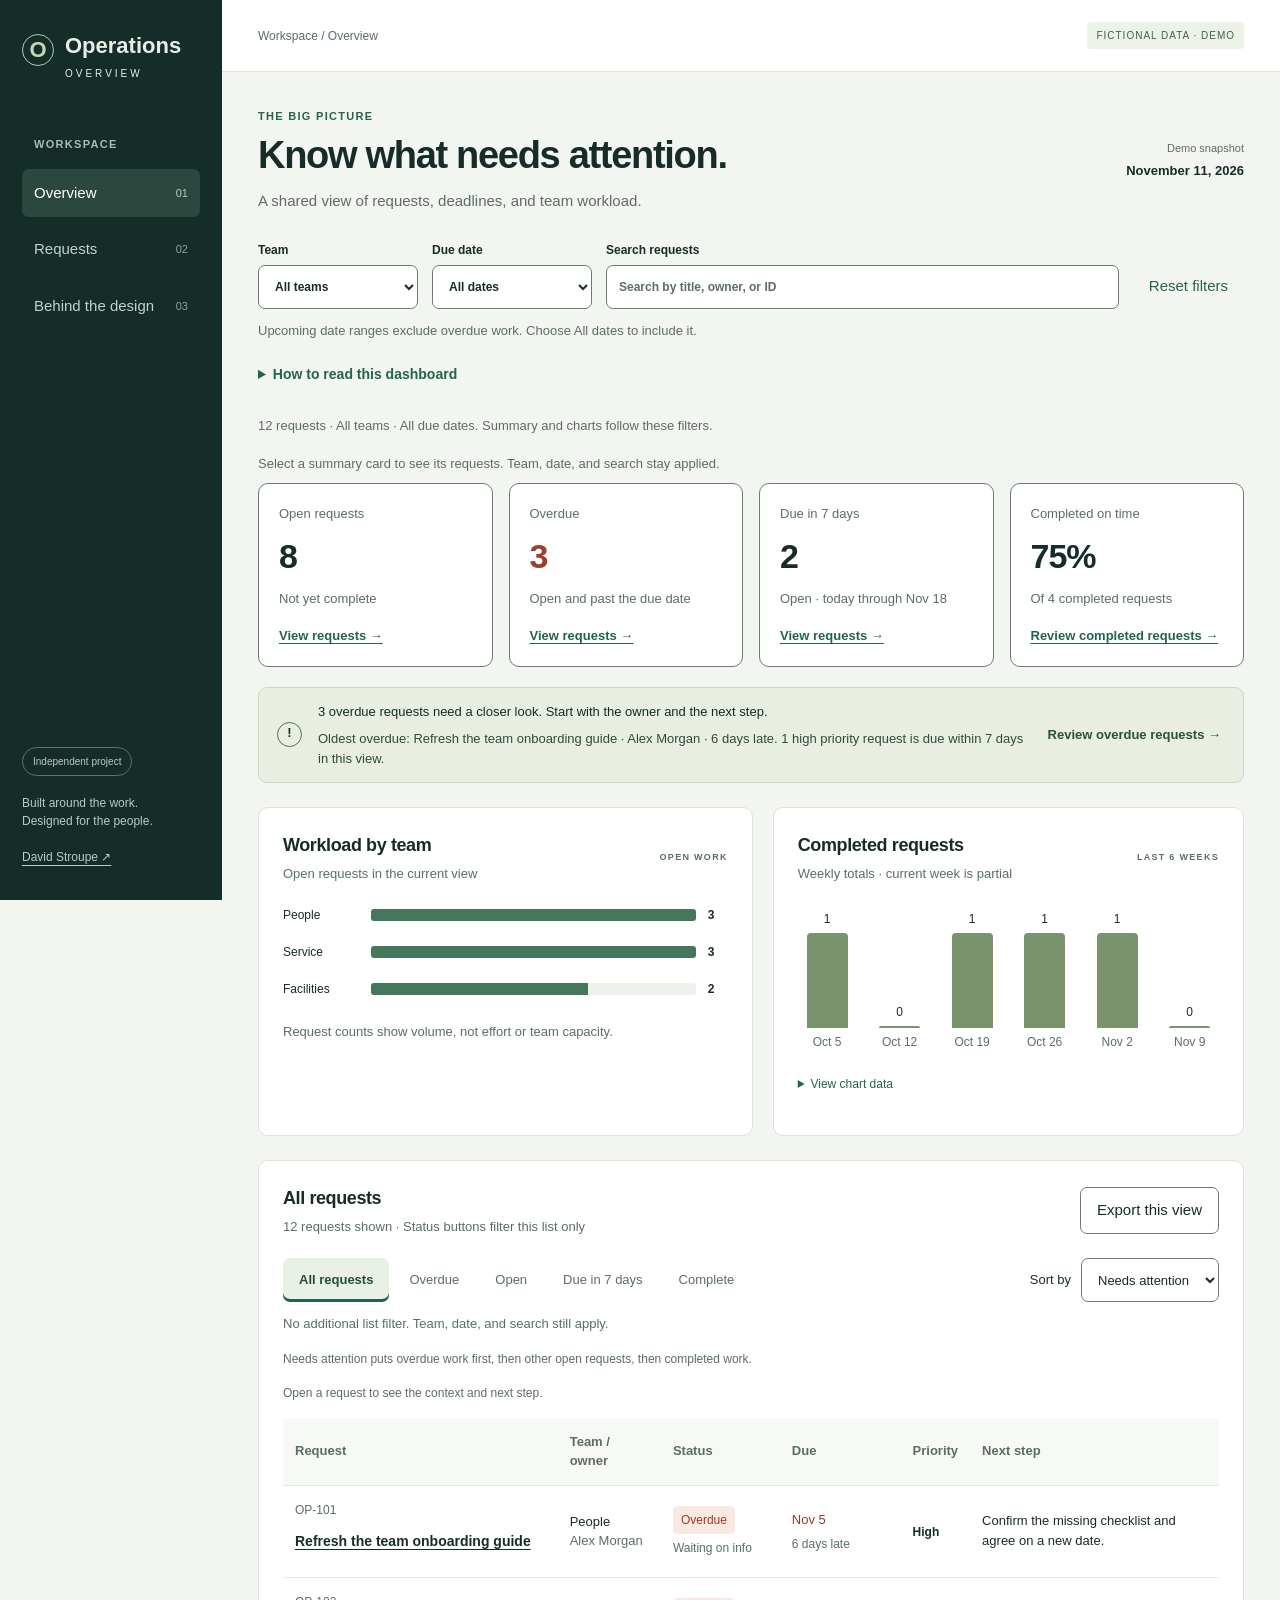
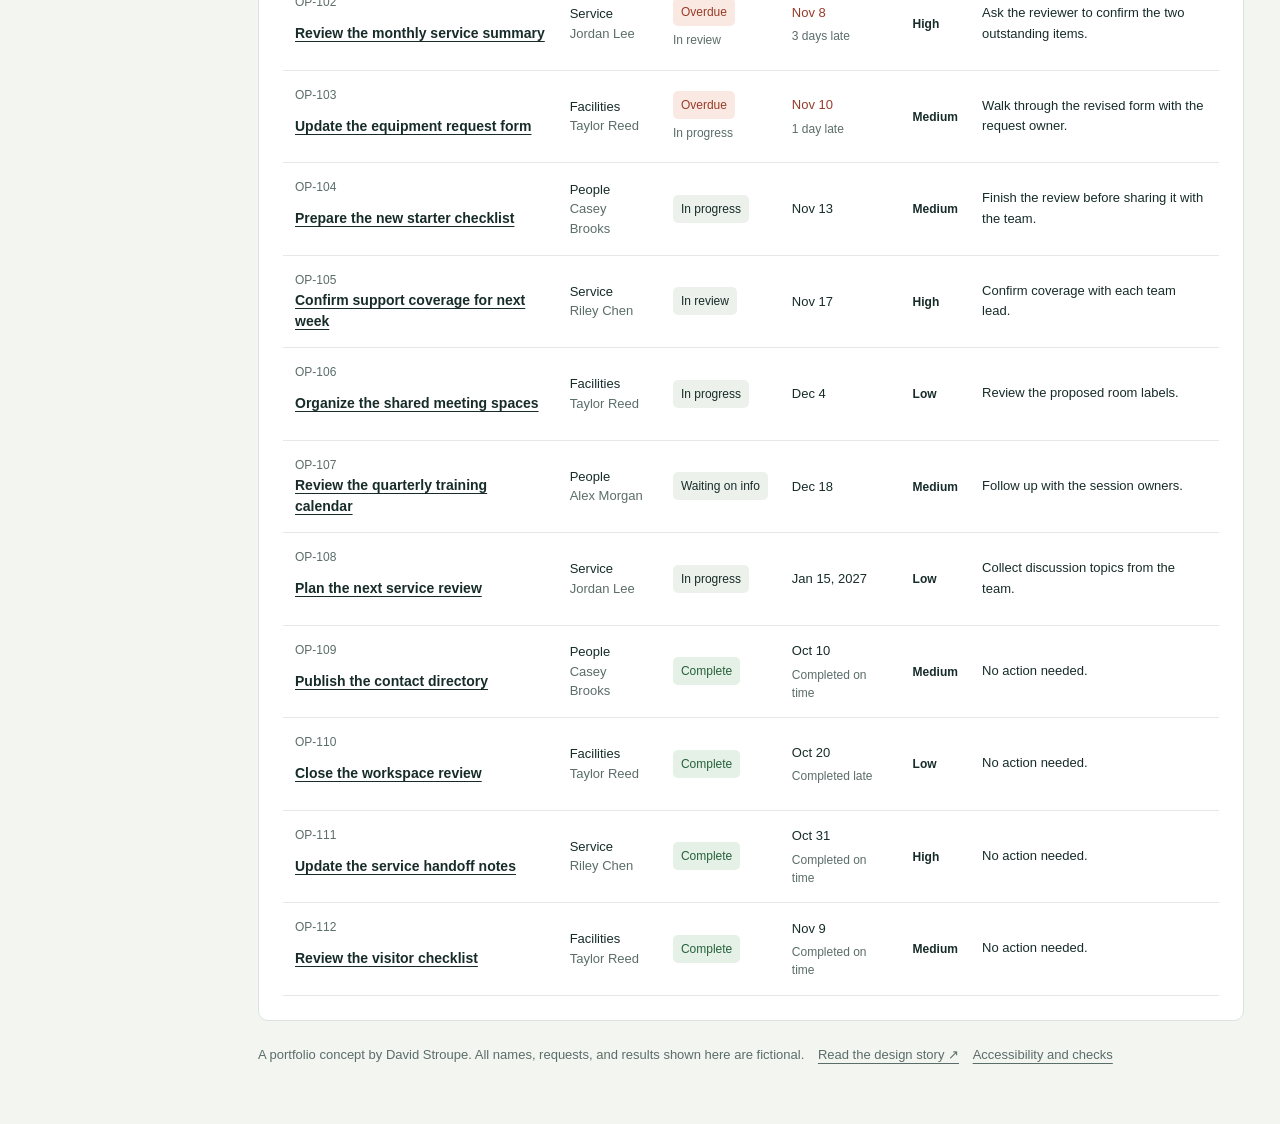
<file: index.html>
<!doctype html><html lang="en"><head><meta charset="utf-8"><meta name="viewport" content="width=device-width,initial-scale=1"><meta name="description" content="An independent operations dashboard concept by David Stroupe. Explore fictional requests, workload, and upcoming deadlines."><title>Operations Overview · Dashboard concept</title><link rel="stylesheet" href="style.css"><script src="data.js" defer></script><script src="app.js" defer></script><meta name="theme-color" content="#142d28"><meta property="og:title" content="Operations Overview | David Stroupe"><meta property="og:description" content="An independent dashboard concept with fictional data, editable Figma layouts, and a working demo."><meta property="og:type" content="website"><meta property="og:image" content="https://dnstroupe.github.io/operations-overview/desktop.png"></head><body>
<a class="skip" href="#main">Skip to dashboard</a>
<aside class="sidebar"><a class="brand" href="index.html"><span class="mark">O</span> Operations<br><span class="brand-sub">OVERVIEW</span></a><p class="navlabel">WORKSPACE</p><nav aria-label="Dashboard"><a class="selected" href="#main" aria-current="page">Overview <span>01</span></a><a href="#requests">Requests <span>02</span></a><a href="case-study.html">Behind the design <span>03</span></a></nav><div class="sidefoot"><span class="pill">Independent project</span><p>Built around the work.<br>Designed for the people.</p><a href="https://www.linkedin.com/in/david-stroupe/">David Stroupe ↗</a></div></aside>
<div class="workspace"><header><span>Workspace / Overview</span><span class="demo">FICTIONAL DATA · DEMO</span></header><main id="main" tabindex="-1"><div class="heading"><div><p class="eyebrow">THE BIG PICTURE</p><h1>Know what needs attention.</h1><p class="muted">A shared view of requests, deadlines, and team workload.</p></div><div class="snapshot">Demo snapshot<br><strong>November 11, 2026</strong></div></div>
<form id="filters" class="filters" aria-label="Filter dashboard"><label>Team<select id="team" aria-describedby="scope"><option value="all">All teams</option><option>People</option><option>Service</option><option>Facilities</option></select></label><label>Due date<select id="window" aria-describedby="date-help"><option value="all">All dates</option><option value="30">Next 30 days</option><option value="60">Next 60 days</option><option value="90">Next 90 days</option></select></label><label class="search">Search requests<input id="search" aria-describedby="search-help" type="search" placeholder="Search by title, owner, or ID"></label><button type="reset" class="quiet">Reset filters</button></form>
<p class="filter-help" id="date-help">Upcoming date ranges exclude overdue work. Choose All dates to include it.</p><p id="search-help" class="sr-only">Search by request title, owner, or ID. Results update as you type.</p><details class="dashboard-help"><summary>How to read this dashboard</summary><div><p>Team, due date, and search change the summary, charts, and request list. Status buttons change only the list.</p><p>Overdue means an unfinished request was due before November 11, 2026. Upcoming date ranges leave overdue work out. Completed on time compares completion dates with due dates, using only completed requests in this view.</p><p>Use Tab to move through controls, Enter or Space to activate buttons, and arrow keys in selection lists. Open a request for its context and next step. Escape closes request details and returns you to the list.</p></div></details><p id="scope" class="scope" aria-live="polite" aria-atomic="true"></p><p class="filter-help">Select a summary card to see its requests. Team, date, and search stay applied.</p><section id="metrics" class="metrics" aria-label="Request summary"></section>
<div class="insight"><span class="insight-icon" aria-hidden="true">!</span><div class="briefing"><p id="insight-text"></p><p id="briefing-detail"></p></div><button id="show-overdue">Review overdue requests →</button></div>
<div class="charts"><section class="panel"><div class="panel-heading"><div><h2>Workload by team</h2><p class="muted small">Open requests in the current view</p></div><span class="label">OPEN WORK</span></div><div id="workload"></div><p class="chartnote">Request counts show volume, not effort or team capacity.</p></section><section class="panel"><div class="panel-heading"><div><h2>Completed requests</h2><p class="muted small">Weekly totals · current week is partial</p></div><span class="label">LAST 6 WEEKS</span></div><div id="trend" class="trend"></div><details><summary>View chart data</summary><table id="trend-table"><caption>Completed requests by week</caption><thead><tr><th scope="col">Week starting</th><th scope="col">Completed</th></tr></thead><tbody></tbody></table></details></section></div>
<section class="panel request-panel" id="requests"><div class="panel-heading"><div><h2 id="requests-heading" tabindex="-1">Requests</h2><p id="result-count" class="muted small" aria-live="polite" aria-atomic="true"></p></div><span class="help-wrap"><button id="export" class="outline" aria-describedby="export-help">Export this view</button><span class="tooltip" id="export-help" role="tooltip" hidden>Download the requests currently shown as a CSV, including work status and schedule. Nothing is sent to anyone.</span></span></div><div class="request-controls"><div class="tabs" role="group" aria-label="Request status"><button type="button" data-status="all" aria-pressed="true">All requests</button><button type="button" data-status="overdue" aria-pressed="false">Overdue</button><button type="button" data-status="open" aria-pressed="false">Open</button><button type="button" data-status="due" aria-pressed="false">Due in 7 days</button><button type="button" data-status="complete" aria-pressed="false">Complete</button></div><label>Sort by<select id="sort" aria-describedby="sort-help"><option value="attention">Needs attention</option><option value="due">Due date</option><option value="priority">Priority</option></select></label></div><div class="list-filter"><p id="active-filter"></p><button id="clear-list" class="quiet" type="button" hidden>Show all requests in this view</button></div><p class="table-note" id="sort-help">Needs attention puts overdue work first, then other open requests, then completed work.</p><p class="table-note" id="request-help">Open a request to see the context and next step.</p><div class="table-wrap"><table class="requests-table" role="table"><caption class="sr-only">Requests matching the selected filters</caption><thead role="rowgroup"><tr role="row"><th role="columnheader" scope="col">Request</th><th scope="col">Team / owner</th><th scope="col">Status</th><th scope="col">Due</th><th scope="col">Priority</th><th scope="col">Next step</th></tr></thead><tbody id="rows" role="rowgroup"></tbody></table></div><div id="empty" class="empty" hidden><h3>No requests in this view.</h3><p>Try another team, a wider date range, or clear your search.</p><button id="empty-reset">Clear filters</button></div></section>
<noscript><p class="notice">The dashboard needs JavaScript for filters and data. You can still <a href="case-study.html">read the case study</a>.</p></noscript><p class="footer-note">A portfolio concept by David Stroupe. All names, requests, and results shown here are fictional. <a href="case-study.html">Read the design story ↗</a> <a href="accessibility.html">Accessibility and checks</a></p><p id="notice" class="sr-only" role="status"></p></main></div>
<dialog id="detail" aria-labelledby="detail-title"><div class="dialog-top"><span class="eyebrow">REQUEST DETAILS</span><button id="close-detail" aria-label="Close request details">Close ✕</button></div><div id="detail-body"></div></dialog>
</body></html>
</file>
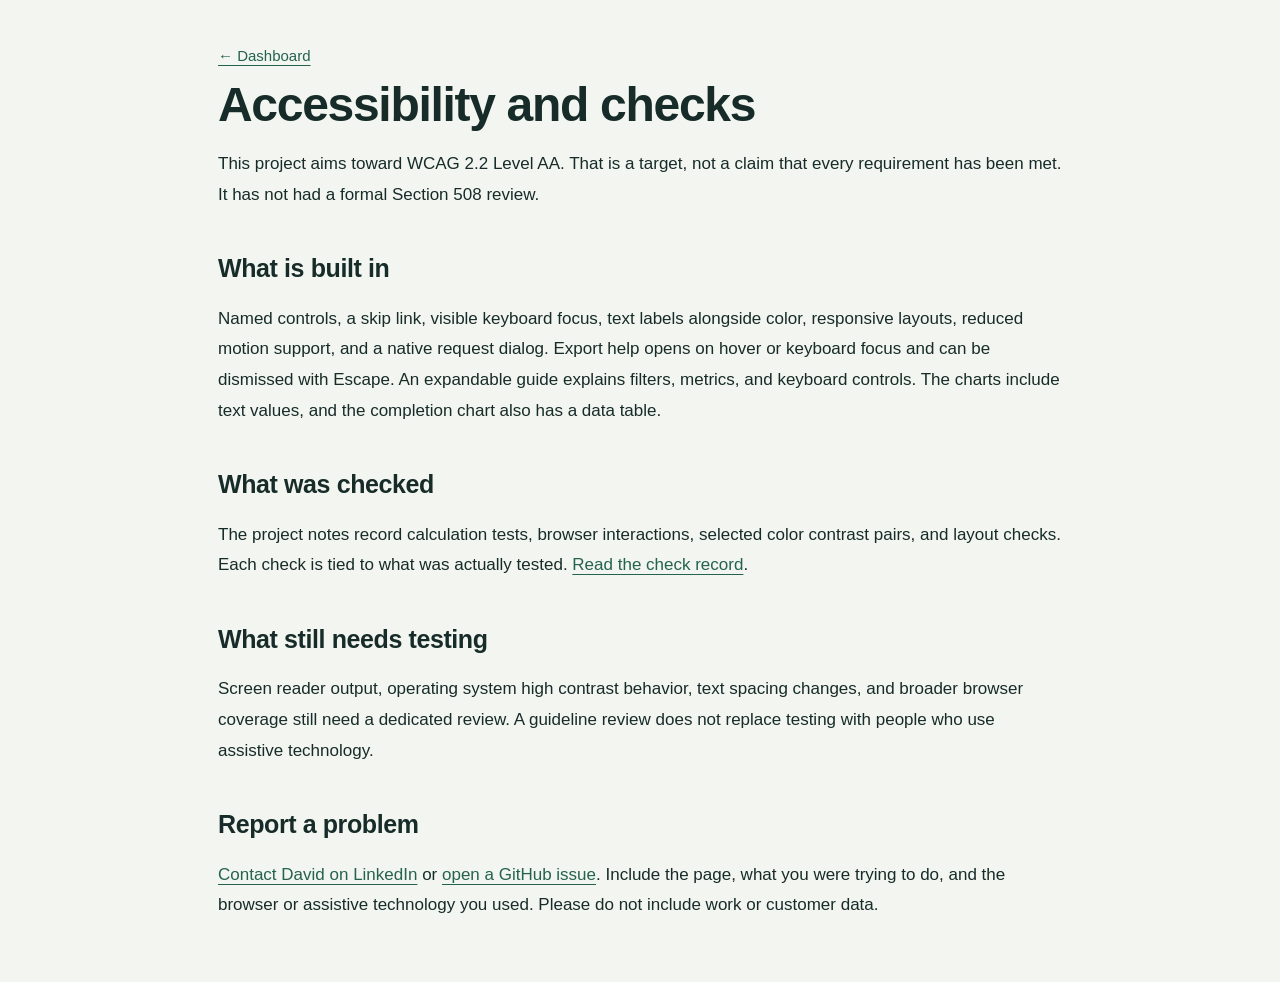
<file: accessibility.html>
<!doctype html><html lang="en"><head><meta charset="utf-8"><meta name="viewport" content="width=device-width,initial-scale=1"><meta name="description" content="Accessibility goals, checks, and known limits for the Operations Overview concept."><title>Accessibility and checks | Operations Overview</title><link rel="stylesheet" href="style.css"></head><body><a class="skip" href="#main">Skip to accessibility notes</a><main class="story" id="main" tabindex="-1"><a href="index.html">← Dashboard</a><h1>Accessibility and checks</h1><p>This project aims toward WCAG 2.2 Level AA. That is a target, not a claim that every requirement has been met. It has not had a formal Section 508 review.</p><h2>What is built in</h2><p>Named controls, a skip link, visible keyboard focus, text labels alongside color, responsive layouts, reduced motion support, and a native request dialog. Export help opens on hover or keyboard focus and can be dismissed with Escape. An expandable guide explains filters, metrics, and keyboard controls. The charts include text values, and the completion chart also has a data table.</p><h2>What was checked</h2><p>The project notes record calculation tests, browser interactions, selected color contrast pairs, and layout checks. Each check is tied to what was actually tested. <a href="https://github.com/dnstroupe/operations-overview/blob/main/CHECKS.md">Read the check record</a>.</p><h2>What still needs testing</h2><p>Screen reader output, operating system high contrast behavior, text spacing changes, and broader browser coverage still need a dedicated review. A guideline review does not replace testing with people who use assistive technology.</p><h2>Report a problem</h2><p><a href="https://www.linkedin.com/in/david-stroupe/">Contact David on LinkedIn</a> or <a href="https://github.com/dnstroupe/operations-overview/issues">open a GitHub issue</a>. Include the page, what you were trying to do, and the browser or assistive technology you used. Please do not include work or customer data.</p></main></body></html>
</file>
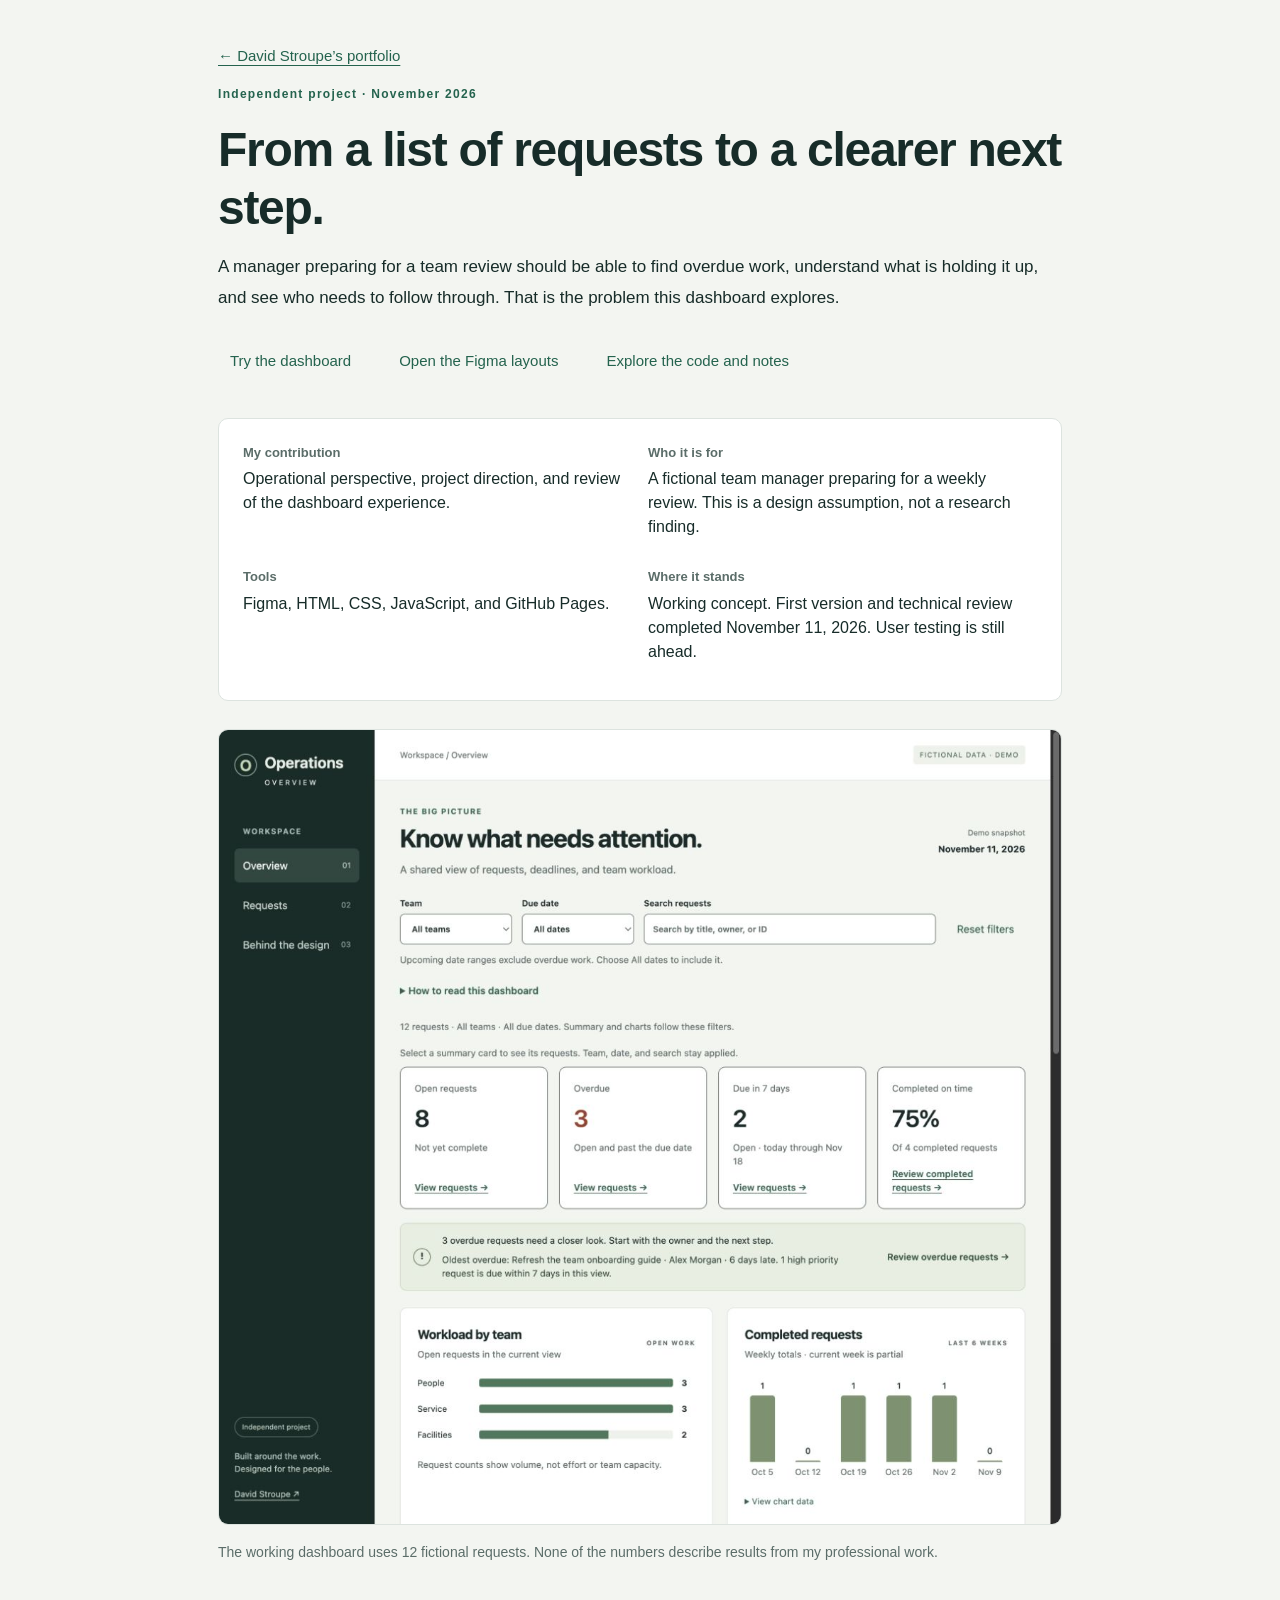
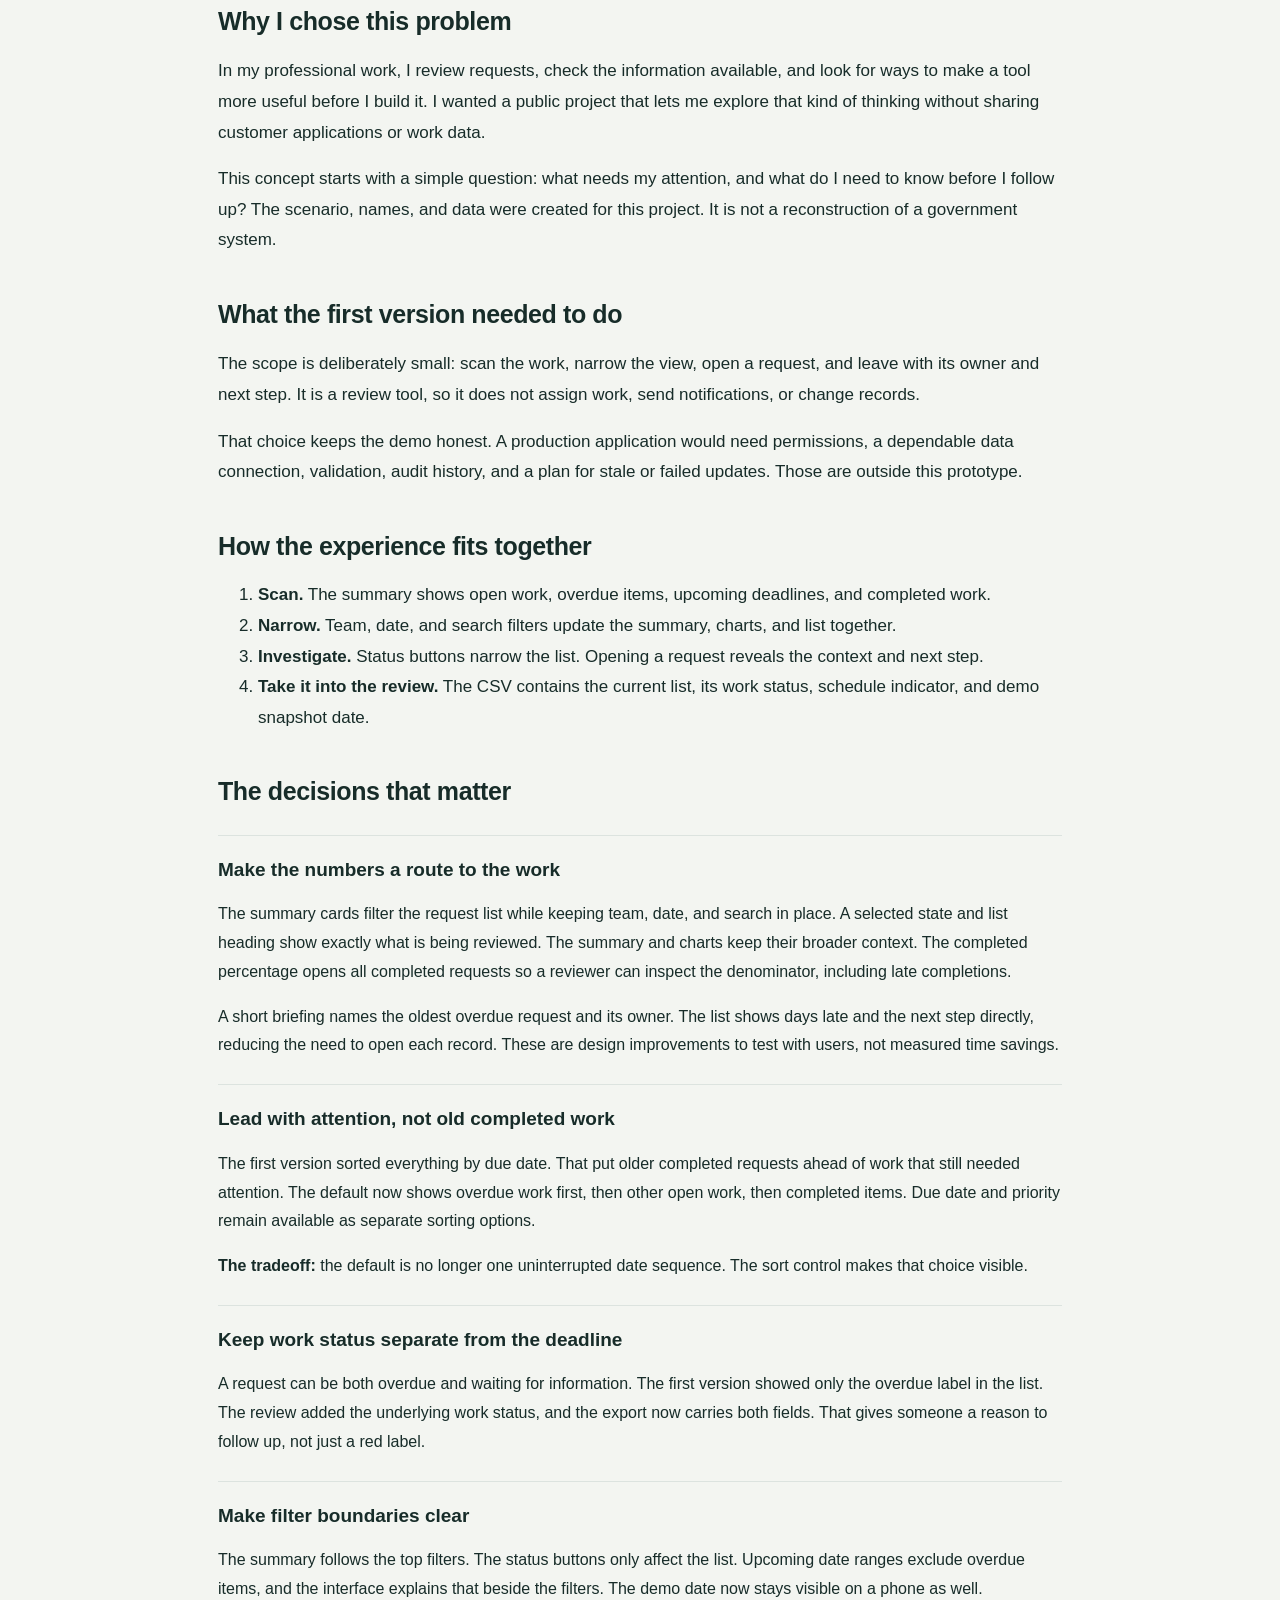
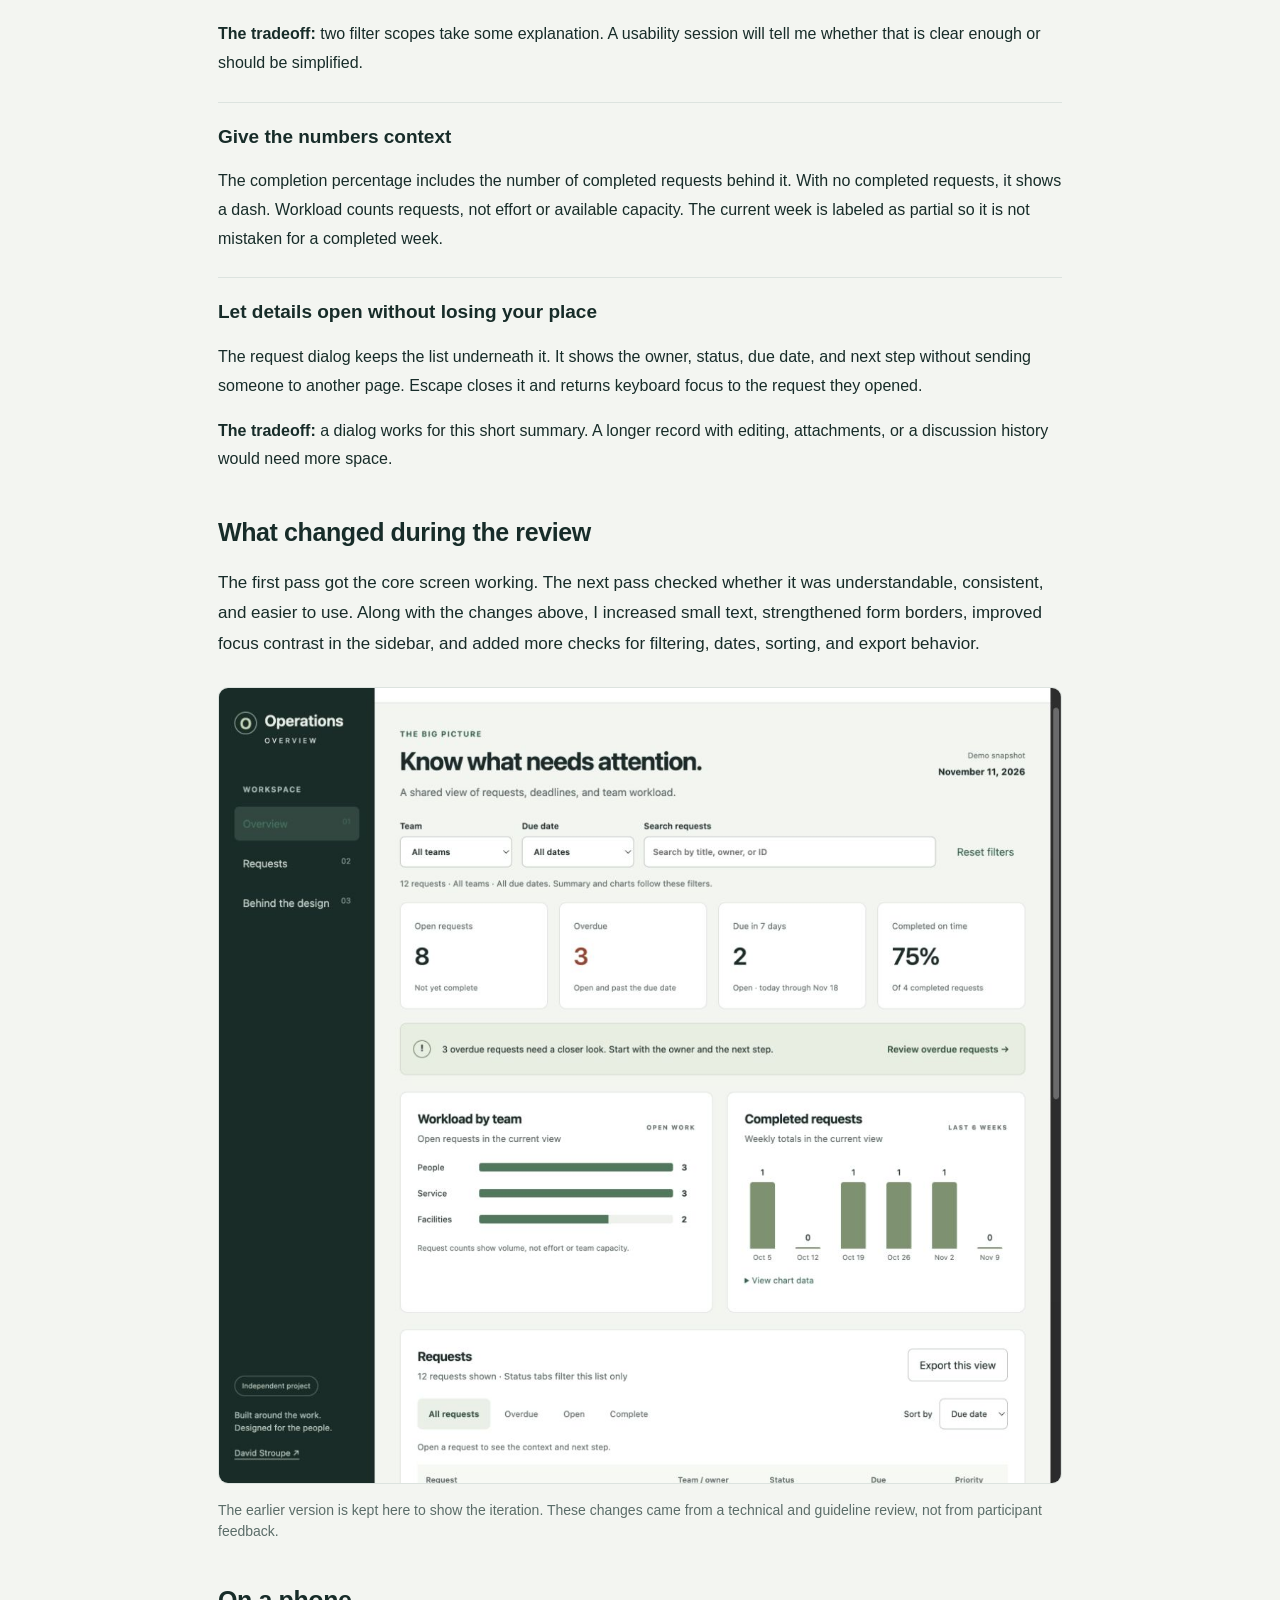
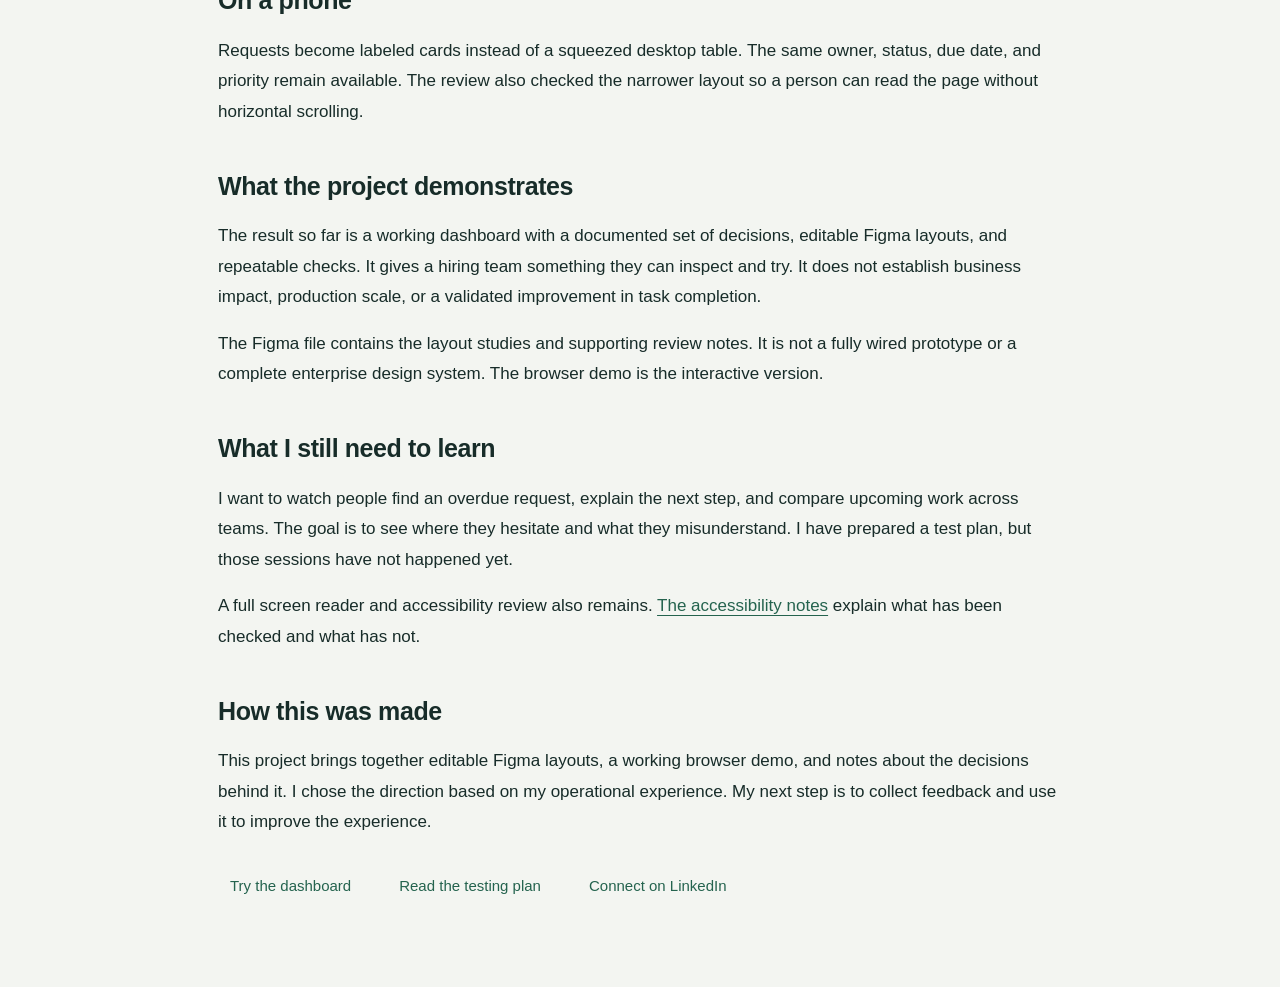
<file: case-study.html>
<!doctype html>
<html lang="en"><head><meta charset="utf-8"><meta name="viewport" content="width=device-width,initial-scale=1"><meta name="description" content="How Operations Overview brings overdue work, ownership, and next steps into a focused dashboard. An independent project by David Stroupe."><title>Operations Overview case study | David Stroupe</title><link rel="stylesheet" href="style.css"><meta property="og:title" content="Operations Overview | The design story"><meta property="og:description" content="The problem, decisions, tradeoffs, and checks behind an independent dashboard concept."><meta property="og:image" content="https://dnstroupe.github.io/operations-overview/desktop.png"></head>
<body><a class="skip" href="#main">Skip to case study</a><main id="main" tabindex="-1" class="story">
<a href="https://dnstroupe.github.io/data-design-portfolio/">← David Stroupe’s portfolio</a>
<p class="eyebrow">Independent project · November 2026</p>
<h1>From a list of requests to a clearer next step.</h1>
<p>A manager preparing for a team review should be able to find overdue work, understand what is holding it up, and see who needs to follow through. That is the problem this dashboard explores.</p>
<nav class="jump-links" aria-label="Project links"><a href="index.html">Try the dashboard</a><a href="https://www.figma.com/design/buTSTCAfzuZun0weL3j43a">Open the Figma layouts</a><a href="https://github.com/dnstroupe/operations-overview">Explore the code and notes</a></nav>
<dl class="facts-grid"><div><dt>My contribution</dt><dd>Operational perspective, project direction, and review of the dashboard experience.</dd></div><div><dt>Who it is for</dt><dd>A fictional team manager preparing for a weekly review. This is a design assumption, not a research finding.</dd></div><div><dt>Tools</dt><dd>Figma, HTML, CSS, JavaScript, and GitHub Pages.</dd></div><div><dt>Where it stands</dt><dd>Working concept. First version and technical review completed November 11, 2026. User testing is still ahead.</dd></div></dl>
<figure><img src="desktop.png" alt="Dashboard with request summaries, overdue work, workload by team, and a request list" width="1186" height="1119"><figcaption>The working dashboard uses 12 fictional requests. None of the numbers describe results from my professional work.</figcaption></figure>
<h2>Why I chose this problem</h2>
<p>In my professional work, I review requests, check the information available, and look for ways to make a tool more useful before I build it. I wanted a public project that lets me explore that kind of thinking without sharing customer applications or work data.</p>
<p>This concept starts with a simple question: what needs my attention, and what do I need to know before I follow up? The scenario, names, and data were created for this project. It is not a reconstruction of a government system.</p>
<h2>What the first version needed to do</h2>
<p>The scope is deliberately small: scan the work, narrow the view, open a request, and leave with its owner and next step. It is a review tool, so it does not assign work, send notifications, or change records.</p>
<p>That choice keeps the demo honest. A production application would need permissions, a dependable data connection, validation, audit history, and a plan for stale or failed updates. Those are outside this prototype.</p>
<h2>How the experience fits together</h2>
<ol><li><strong>Scan.</strong> The summary shows open work, overdue items, upcoming deadlines, and completed work.</li><li><strong>Narrow.</strong> Team, date, and search filters update the summary, charts, and list together.</li><li><strong>Investigate.</strong> Status buttons narrow the list. Opening a request reveals the context and next step.</li><li><strong>Take it into the review.</strong> The CSV contains the current list, its work status, schedule indicator, and demo snapshot date.</li></ol>
<h2>The decisions that matter</h2><div class="decision"><h3>Make the numbers a route to the work</h3><p>The summary cards filter the request list while keeping team, date, and search in place. A selected state and list heading show exactly what is being reviewed. The summary and charts keep their broader context. The completed percentage opens all completed requests so a reviewer can inspect the denominator, including late completions.</p><p>A short briefing names the oldest overdue request and its owner. The list shows days late and the next step directly, reducing the need to open each record. These are design improvements to test with users, not measured time savings.</p></div>
<div class="decision"><h3>Lead with attention, not old completed work</h3><p>The first version sorted everything by due date. That put older completed requests ahead of work that still needed attention. The default now shows overdue work first, then other open work, then completed items. Due date and priority remain available as separate sorting options.</p><p><strong>The tradeoff:</strong> the default is no longer one uninterrupted date sequence. The sort control makes that choice visible.</p></div>
<div class="decision"><h3>Keep work status separate from the deadline</h3><p>A request can be both overdue and waiting for information. The first version showed only the overdue label in the list. The review added the underlying work status, and the export now carries both fields. That gives someone a reason to follow up, not just a red label.</p></div>
<div class="decision"><h3>Make filter boundaries clear</h3><p>The summary follows the top filters. The status buttons only affect the list. Upcoming date ranges exclude overdue items, and the interface explains that beside the filters. The demo date now stays visible on a phone as well.</p><p><strong>The tradeoff:</strong> two filter scopes take some explanation. A usability session will tell me whether that is clear enough or should be simplified.</p></div>
<div class="decision"><h3>Give the numbers context</h3><p>The completion percentage includes the number of completed requests behind it. With no completed requests, it shows a dash. Workload counts requests, not effort or available capacity. The current week is labeled as partial so it is not mistaken for a completed week.</p></div>
<div class="decision"><h3>Let details open without losing your place</h3><p>The request dialog keeps the list underneath it. It shows the owner, status, due date, and next step without sending someone to another page. Escape closes it and returns keyboard focus to the request they opened.</p><p><strong>The tradeoff:</strong> a dialog works for this short summary. A longer record with editing, attachments, or a discussion history would need more space.</p></div>
<h2>What changed during the review</h2>
<p>The first pass got the core screen working. The next pass checked whether it was understandable, consistent, and easier to use. Along with the changes above, I increased small text, strengthened form borders, improved focus contrast in the sidebar, and added more checks for filtering, dates, sorting, and export behavior.</p>
<figure><img src="before-review.png" alt="Earlier dashboard version before the technical and usability review" loading="lazy" width="1186" height="1119"><figcaption>The earlier version is kept here to show the iteration. These changes came from a technical and guideline review, not from participant feedback.</figcaption></figure>
<h2>On a phone</h2>
<p>Requests become labeled cards instead of a squeezed desktop table. The same owner, status, due date, and priority remain available. The review also checked the narrower layout so a person can read the page without horizontal scrolling.</p>
<h2>What the project demonstrates</h2>
<p>The result so far is a working dashboard with a documented set of decisions, editable Figma layouts, and repeatable checks. It gives a hiring team something they can inspect and try. It does not establish business impact, production scale, or a validated improvement in task completion.</p>
<p>The Figma file contains the layout studies and supporting review notes. It is not a fully wired prototype or a complete enterprise design system. The browser demo is the interactive version.</p>
<h2>What I still need to learn</h2>
<p>I want to watch people find an overdue request, explain the next step, and compare upcoming work across teams. The goal is to see where they hesitate and what they misunderstand. I have prepared a test plan, but those sessions have not happened yet.</p>
<p>A full screen reader and accessibility review also remains. <a href="accessibility.html">The accessibility notes</a> explain what has been checked and what has not.</p>
<h2>How this was made</h2>
<p>This project brings together editable Figma layouts, a working browser demo, and notes about the decisions behind it. I chose the direction based on my operational experience. My next step is to collect feedback and use it to improve the experience.</p>
<nav class="jump-links" aria-label="More project information"><a href="index.html">Try the dashboard</a><a href="https://github.com/dnstroupe/operations-overview/blob/main/TEST-PLAN.md">Read the testing plan</a><a href="https://www.linkedin.com/in/david-stroupe/">Connect on LinkedIn</a></nav>
</main></body></html>
</file>
<file: style.css>
:root{--ink:#172c29;--muted:#5b6d69;--green:#24634e;--line:#dce3df;--bg:#f3f5f1;--paper:#fff;--rust:#9e3f2c}*{box-sizing:border-box}html{scroll-behavior:smooth;scroll-padding-top:22px}body{margin:0;background:var(--bg);color:var(--ink);font:15px/1.5 Inter,-apple-system,BlinkMacSystemFont,'Segoe UI',sans-serif}a{color:inherit;text-underline-offset:4px}button,input,select{font:inherit}button,a,input,select,summary{-webkit-tap-highlight-color:transparent}button{cursor:pointer}button:disabled{cursor:default;opacity:.55}button:focus-visible,a:focus-visible,select:focus-visible,input:focus-visible,summary:focus-visible{outline:3px solid #126fba;outline-offset:4px}button{border:0;border-radius:7px;padding:11px 16px;color:#fff;background:var(--green);min-height:44px}a:hover{color:#32765d}h1,h2,h3,p{margin:0}h1{font-size:clamp(28px,3vw,38px);letter-spacing:-1.3px;line-height:1.2;margin:8px 0 12px}h2{font-size:18px;letter-spacing:-.4px}h3{font-size:20px}.muted{color:var(--muted)}.small{font-size:13px;margin-top:5px}.eyebrow,.label,.navlabel{font-size:11px;font-weight:700;letter-spacing:1.3px}.eyebrow{color:var(--green)}.sidebar{width:222px;position:fixed;inset:0 auto 0 0;background:#142d28;color:#e8eee8;padding:34px 22px;display:flex;flex-direction:column}.brand{text-decoration:none;font-size:22px;font-weight:650;line-height:1.1;position:relative;padding-left:43px}.brand-sub{font-size:10px;letter-spacing:3px;font-weight:400}.mark{position:absolute;left:0;top:0;border:1px solid #a7c9b3;border-radius:50%;height:32px;width:32px;display:grid;place-items:center;font-size:22px;color:#c2d8b3}.navlabel{color:#a7bdb3;margin:54px 12px 16px}nav a{display:flex;justify-content:space-between;text-decoration:none;border-radius:7px;padding:13px 12px;color:#c3d2c9;margin-bottom:8px}nav a span{font-size:11px;opacity:.7}.sidebar a:hover{color:#fff;background:#34574b}.selected{background:#2b483e;color:#fff}.sidefoot{margin-top:auto;font-size:12px;color:#b8cbbf}.sidefoot p{margin:18px 0}.pill{display:inline-block;border:1px solid #597367;border-radius:30px;font-size:10px;padding:6px 10px}.workspace{margin-left:222px}header{height:72px;padding:0 36px;border-bottom:1px solid var(--line);display:flex;justify-content:space-between;align-items:center;color:var(--muted);font-size:12px;background:#fff}.demo{font-size:10px;letter-spacing:1px;background:#edf2e9;padding:6px 9px;color:#3f624b;border-radius:4px}main{max-width:1510px;margin:auto;padding:36px}.heading{display:flex;justify-content:space-between;align-items:center;gap:20px;margin-bottom:28px}.snapshot{font-size:11px;text-align:right;color:var(--muted);min-width:145px}.snapshot strong{display:block;color:var(--ink);font-size:13px;margin-top:5px}.filters{display:flex;align-items:flex-end;gap:14px;flex-wrap:wrap}.filters label{font-size:12px;font-weight:600;display:grid;gap:6px;min-width:160px}.filters .search{flex:1;min-width:200px}input,select{border:1px solid #6a7d73;border-radius:7px;background:#fff;padding:10px 12px;color:var(--ink);min-height:44px;max-width:100%}.quiet{background:transparent;color:var(--green)}.outline{background:#fff;color:var(--ink);border:1px solid #6a7d73}.scope{font-size:12px;color:var(--muted);margin:14px 0 18px}.metrics{display:grid;grid-template-columns:repeat(4,1fr);gap:16px}.metric{background:var(--paper);border:1px solid var(--line);padding:20px;border-radius:10px}.metric .metric-label{font-size:12px;color:var(--muted)}.metric strong{display:block;font-size:34px;font-weight:600;letter-spacing:-1px;margin:7px 0}.metric small{font-size:11px;color:var(--muted)}.metric.alert strong{color:var(--rust)}.insight{display:flex;align-items:center;gap:16px;background:#e8eee1;border:1px solid #ccd9c1;border-radius:9px;padding:14px 18px;margin:20px 0 24px;font-size:13px}.insight-icon{border:1px solid #53734b;flex-shrink:0;border-radius:50%;height:25px;width:25px;text-align:center;font-weight:700}.insight p{flex:1}.insight button{background:transparent;color:#285338;font-weight:600;padding:4px;min-height:44px}.charts{display:grid;grid-template-columns:1.05fr 1fr;gap:20px;margin-bottom:24px}.panel{background:#fff;border:1px solid var(--line);border-radius:10px;padding:24px}.panel-heading{display:flex;align-items:center;justify-content:space-between;gap:16px;margin-bottom:22px}.label{font-size:9px;color:var(--muted);white-space:nowrap}.workload-row{display:grid;grid-template-columns:76px 1fr 20px;gap:12px;align-items:center;margin:19px 0;font-size:12px}.track{height:12px;background:#edf1ec;border-radius:3px;overflow:hidden}.track span{display:block;height:100%;background:#45785a}.chartnote{font-size:11px;color:var(--muted);margin-top:24px}.trend{height:145px;display:flex;gap:14px;align-items:flex-end}.week{flex:1;height:100%;display:flex;flex-direction:column;justify-content:flex-end;align-items:center;gap:5px;font-size:10px;color:var(--muted)}.week b{font-size:12px;color:var(--ink);font-weight:500}.week .bar{width:70%;background:#79936d;border-radius:4px 4px 0 0;min-height:2px}details{margin-top:16px;font-size:12px}summary{cursor:pointer;color:var(--green);min-height:30px}table{width:100%;border-collapse:collapse;text-align:left}th{font-size:11px;font-weight:600;color:var(--muted);background:#f7f9f5}td,th{padding:14px 12px;border-bottom:1px solid #e4e9e4}td{font-size:12px}.request-controls{display:flex;align-items:center;justify-content:space-between;gap:12px;flex-wrap:wrap}.tabs{display:flex;gap:4px;flex-wrap:wrap}.tabs button{color:var(--muted);background:transparent;font-size:12px}.tabs button[aria-pressed=true]{background:#e9f0e6;color:#244e38;font-weight:700}.request-controls label{font-size:12px;display:flex;align-items:center;gap:10px}.table-note{font-size:12px;color:var(--muted);margin:16px 0}.title-button{display:block;padding:0;background:none;color:var(--ink);text-align:left;font-size:13px;font-weight:600;min-height:32px}.title-button:hover{text-decoration:underline}.id{font-size:10px;color:var(--muted)}.badge{font-size:10px;padding:5px 8px;display:inline-block;border-radius:5px;background:#edf1ec;white-space:nowrap}.badge.overdue{background:#fae9e3;color:#973c28}.badge.complete{background:#e5f0e6;color:#27613b}.late{color:#973c28}.priority{font-weight:600;font-size:11px}.empty{text-align:center;padding:44px 20px}.empty p{color:var(--muted);margin:10px 0 20px}.footer-note{font-size:11px;color:var(--muted);margin:24px 0}.footer-note a{display:inline-block;margin-left:10px}dialog{border:1px solid var(--line);border-radius:14px;width:min(580px,calc(100% - 32px));padding:28px;color:var(--ink);box-shadow:0 30px 90px #10221d40}dialog::backdrop{background:#0c201bb3}.dialog-top{display:flex;justify-content:space-between;align-items:center;gap:16px;margin-bottom:24px}.dialog-top button{background:#edf1ec;color:var(--ink)}dialog h2{font-size:26px;margin:10px 0 20px}dialog h3{font-size:15px;margin:24px 0 8px}dialog dl{display:grid;grid-template-columns:1fr 1fr;gap:8px;font-size:13px}dialog dt{color:var(--muted)}dialog dd{margin:0}dialog p{font-size:14px}dialog .small{font-size:11px;margin-top:24px}.skip{position:fixed;top:-100px;left:16px;z-index:10;padding:12px;background:#fff;color:#142d28}.skip:focus{top:12px}.sr-only{position:absolute;width:1px;height:1px;overflow:hidden;clip:rect(0,0,0,0);white-space:nowrap}.story{max-width:900px;margin:auto;padding:45px 28px}.story h1{font-size:48px}.story h2{font-size:25px;margin:40px 0 12px}.story p,.story li{font-size:17px;line-height:1.8}.story p{margin:16px 0}.story .eyebrow{font-size:12px}.story blockquote{border-left:3px solid #577951;padding:5px 20px;margin:28px 0;background:#e9eee3}.story a{color:var(--green)}@media(max-width:1100px){.sidebar{width:185px;padding:28px 16px}.workspace{margin-left:185px}main{padding:26px}.charts{grid-template-columns:1fr}.metrics{gap:10px}.metric{padding:16px}.heading{align-items:flex-start}.snapshot{display:none}}@media(max-width:700px){.sidebar{position:static;width:auto;padding:18px 20px;display:block}.brand{display:inline-block;font-size:19px}.brand-sub{font-size:9px}.navlabel,.sidefoot{display:none}nav{display:flex;gap:12px;margin-top:18px}nav a{font-size:12px;padding:8px 10px;margin:0}nav a span{display:none}.workspace{margin:0}header{padding:0 20px;height:52px;font-size:11px}.demo{font-size:8px}main{padding:24px 18px}.heading{margin-bottom:22px}h1{font-size:30px}.heading .muted{font-size:14px}.filters{gap:12px}.filters label{min-width:0;width:calc(50% - 6px)}.filters .search{min-width:0;width:100%;flex:auto}.quiet{padding-left:0}.metrics{grid-template-columns:1fr 1fr;gap:10px}.metric strong{font-size:30px}.metric small{font-size:10px}.insight{flex-wrap:wrap;gap:12px;padding:16px}.insight p{flex:1;min-width:200px}.insight button{margin-left:37px;text-align:left}.panel{padding:18px}.panel-heading{align-items:flex-start}.panel-heading .label{display:none}.panel-heading button{font-size:11px;padding:9px}.request-controls{display:block}.tabs{gap:0;margin-bottom:16px}.tabs button{padding:9px 11px}.request-controls label{justify-content:flex-end}.requests-table thead{position:absolute;clip:rect(0,0,0,0);width:1px;height:1px;overflow:hidden}.requests-table,.requests-table tbody{display:block}.requests-table tr{display:grid;grid-template-columns:1fr 1fr;padding:15px 0;border-bottom:1px solid var(--line);gap:8px}.requests-table td{display:block;padding:0;border:0}.requests-table td:first-child{grid-column:1/-1;margin-bottom:6px}.requests-table td[data-label]:before{content:attr(data-label) ': ';color:var(--muted);font-size:10px}.title-button{font-size:14px}.footer-note a{display:block;margin:12px 0}.story h1{font-size:34px}dialog{padding:22px}.label{white-space:normal}}@media(prefers-reduced-motion:reduce){html{scroll-behavior:auto}}

/* Review improvements: clearer controls, readable detail, and small screens. */
.sidebar a:focus-visible{outline-color:#a8e0d0}
input::placeholder{color:#5b6d69;opacity:1}
button:not(:disabled):hover{filter:brightness(.94)}
.tabs button[aria-pressed=true]{box-shadow:inset 0 -3px #24634e}
.filter-help{font-size:13px;color:var(--muted);margin-top:12px}
.metric .metric-label,.metric small,.chartnote,.footer-note,.scope{font-size:13px}
th,td,.tabs button,.request-controls label{font-size:13px}
.title-button{min-height:44px;font-size:14px;text-decoration:underline;text-underline-offset:3px}
.badge,.id,.priority,.week{font-size:12px}
.work-status{display:block;margin-top:5px;color:var(--muted);font-size:12px}
summary{padding:8px 0;min-height:44px}
.snapshot{display:block}
.panel,.heading>div,.metric{min-width:0}
.story img{width:100%;height:auto;border-radius:10px;border:1px solid var(--line)}
.story figure{margin:28px 0}.story figcaption{font-size:14px;color:var(--muted);margin-top:10px}
.story .facts-grid{display:grid;grid-template-columns:1fr 1fr;gap:16px;background:white;padding:24px;border:1px solid var(--line);border-radius:10px}
.story dt{font-size:13px;font-weight:700;color:var(--muted)}.story dd{margin:5px 0 12px;font-size:16px}
.story .jump-links{display:flex;flex-wrap:wrap;gap:12px 24px;margin:24px 0}
.story .jump-links a{min-height:44px;display:inline-flex;align-items:center}
.story .decision{border-top:1px solid var(--line);padding-top:20px;margin-top:24px}
.story .decision h3{font-size:19px}.story .decision p{font-size:16px}
.story .status-note,.notice{background:#e8eee1;padding:18px;border-radius:8px}
@media(max-width:1100px){.heading{flex-wrap:wrap}.snapshot{text-align:left}}
@media(max-width:700px){.heading{display:block}.snapshot{margin-top:16px}.metric small{font-size:12px}.metric .metric-label{font-size:13px}.insight p{min-width:0}.insight button{margin-left:0}.panel-heading{flex-wrap:wrap}.filters select,.filters input{font-size:16px}.story .facts-grid{grid-template-columns:1fr}.requests-table tr{gap:12px}.story h1{overflow-wrap:break-word}.request-controls select{max-width:65%}}
@media(forced-colors:active){button,input,select,.badge,.track,.bar{border:1px solid ButtonText}.tabs button[aria-pressed=true]{outline:2px solid Highlight}.track span,.week .bar{background:CanvasText}}

/* Accessibility refinements: help is available without a pointer. */
[hidden]{display:none!important}
button:focus-visible,a:focus-visible,input:focus-visible,select:focus-visible,summary:focus-visible{outline:3px solid #075a9c;outline-offset:3px;box-shadow:0 0 0 2px white}
.sidebar a:focus-visible{outline-color:#a8e0d0;box-shadow:none}
button,input,select,summary,a{scroll-margin-block:24px}
input:hover,select:hover{border-color:#172c29}
.title-button:hover{background:#edf2e9;color:#172c29}
.dashboard-help{margin:16px 0;color:var(--ink);font-size:14px}
.dashboard-help summary{font-weight:600;display:list-item}
.dashboard-help div{padding:12px 16px;background:white;border:1px solid #6a7d73;border-radius:7px}
.dashboard-help p+p{margin-top:12px}
.help-wrap{position:relative;display:inline-flex;max-width:100%}
.tooltip{position:absolute;z-index:5;right:0;top:100%;width:280px;max-width:calc(100vw - 64px);background:#172c29;color:white;border:1px solid white;border-radius:6px;padding:14px;font-size:14px;line-height:1.5;box-shadow:0 5px 16px #172c2933}
dialog{max-height:calc(100dvh - 32px);overflow:auto;overflow-wrap:anywhere}
.dialog-top{position:sticky;top:-28px;background:white;z-index:1;padding-block:8px}
main:focus{outline:none}
nav a{min-height:44px;align-items:center}
@media(max-width:700px){.dialog-top{top:-22px}.requests-table td[data-label]:before{font-size:12px}.story{overflow-wrap:anywhere}.tabs button{min-width:44px}}
@media(forced-colors:active){button:focus-visible,a:focus-visible,input:focus-visible,select:focus-visible,summary:focus-visible{outline:3px solid Highlight;box-shadow:none}.tooltip{background:Canvas;color:CanvasText;border:1px solid CanvasText}.title-button{border:1px solid ButtonText}.tabs button[aria-pressed=true]{border:2px solid Highlight}}

/* Summary cards lead directly to the work behind each number. */
button.metric{text-align:left;color:var(--ink);cursor:pointer;border:1px solid #6a7d73;white-space:normal;display:block;width:100%;font-weight:400}
button.metric:hover{background:#e9f0e6;filter:none;border-color:#24634e}
button.metric[aria-pressed=true]{border:3px solid #24634e;padding:18px;background:#e9f0e6}
.metric-action{display:block;margin-top:14px;font-size:13px;font-weight:600;color:#24634e;text-decoration:underline;text-underline-offset:3px}
.briefing{flex:1;min-width:0}.briefing p+p{margin-top:8px;font-size:13px;color:#304b3c}
.list-filter{display:flex;flex-wrap:wrap;align-items:center;gap:8px;margin-top:12px;font-size:13px;color:var(--muted)}
.list-filter p{flex:1;min-width:180px}
.next-step{min-width:140px;max-width:260px;line-height:1.6}
#requests-heading:focus{outline:3px solid #075a9c;outline-offset:5px}
@media(max-width:1100px){button.metric[aria-pressed=true]{padding:14px}.requests-table td,.requests-table th{padding:12px 8px}}
@media(max-width:700px){.requests-table td.next-step{grid-column:1/-1;max-width:none}.briefing{flex-basis:80%}.metric-action{font-size:12px}.requests-table td{padding:0}}
@media(forced-colors:active){button.metric[aria-pressed=true]{border:3px solid Highlight}.metric-action{color:LinkText}}

button.metric{display:flex;flex-direction:column;align-items:flex-start}.metric-action{margin-top:auto;padding-top:14px}.metric small{margin-bottom:4px}.metrics{margin-top:10px}
</file>
